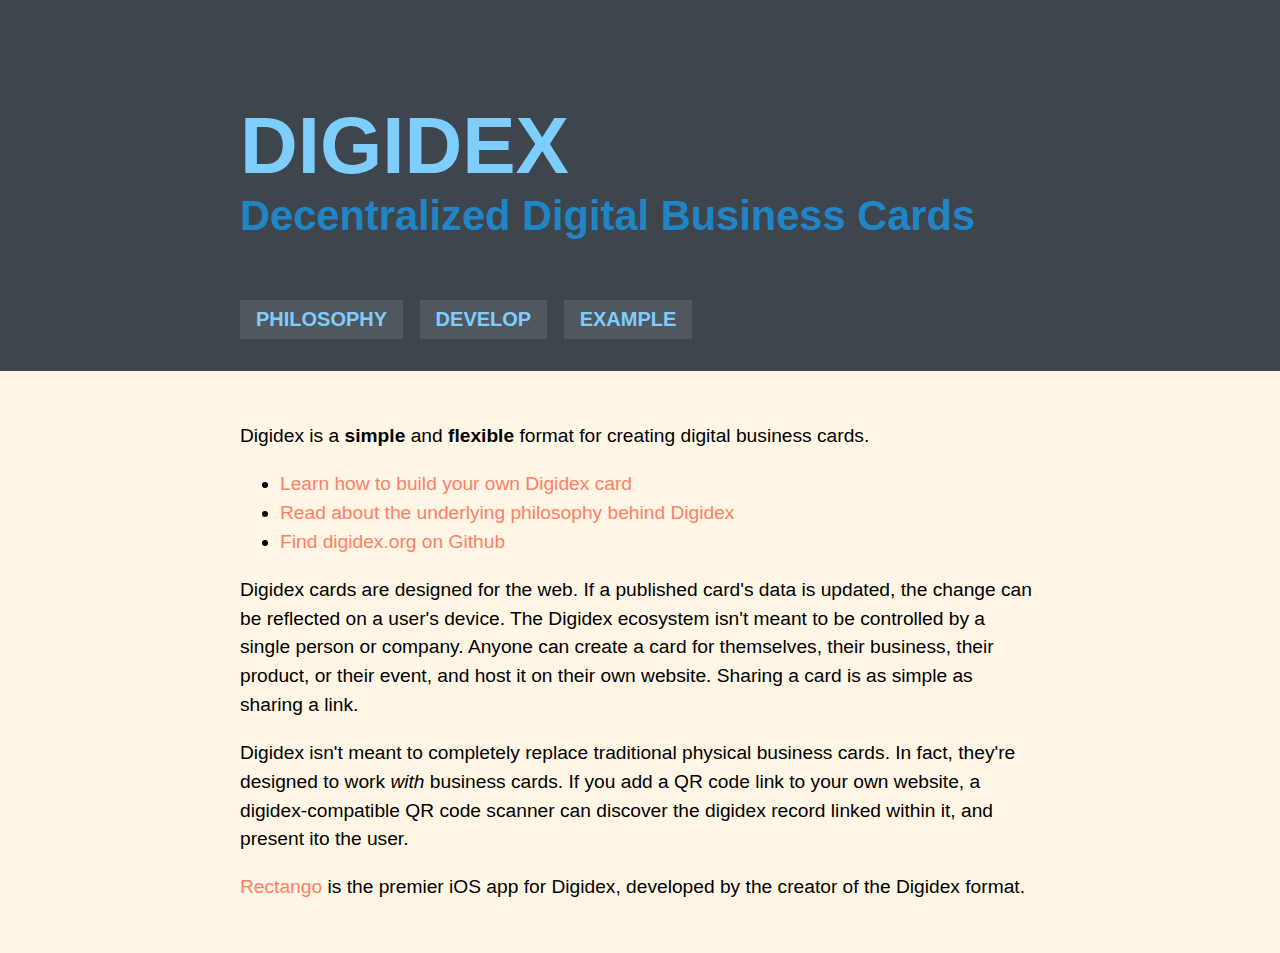
<file: index.html>
<html>
<head>
	<title>Digidex.org</title>
	<meta name="viewport" content="width=device-width, initial-scale=1">
	<link rel="stylesheet" type="text/css" href="stylesheet.css">
	<meta name="digidex" content="digidex:http://digidex.org/digidex.json">
</head>

<body>
	<header>
		<h1><a href="/">DIGIDEX</a></h1>
		<h2>Decentralized Digital Business Cards</h2>

		<nav>
			<ul>
				<a href="/philosophy.html"><li>Philosophy</li></a>
				<a href="/develop/"><li>Develop</li></a>
				<a href="/about.html"><li>Example</li></a>
			</ul>
		</nav>
	</header>

	<nav></nav>

	<div class="main-content">
	<article>

		<p>Digidex is a <strong>simple</strong> and <strong>flexible</strong> format for creating digital business cards.</p>

		<ul>
			<li><a href="http://digidex.org/build.html">Learn how to build your own Digidex card</a></li>
			<li><a href="http://digidex.org/philosophy.html">Read about the underlying philosophy behind Digidex</a></li>
			<li><a href="https://github.com/digidex-org">Find digidex.org on Github</a></li>
		</ul>

		<p>Digidex cards are designed for the web. If a published card's data is updated, the change can be reflected on a user's device. The Digidex ecosystem isn't meant to be controlled by a single person or company. Anyone can create a card for themselves, their business, their product, or their event, and host it on their own website. Sharing a card is as simple as sharing a link.</p>

		<p>Digidex isn't meant to completely replace traditional physical business cards. In fact, they're designed to work <em>with</em> business cards. If you add a QR code link to your own website, a digidex-compatible QR code scanner can discover the digidex record linked within it, and present ito the user.</p>

		<p><a href="http://rectangoapp.com/">Rectango</a> is the premier iOS app for Digidex, developed by the creator of the Digidex format.</p>

	</article>
	</div>

	<footer>
		
	</footer>
</body>
</file>
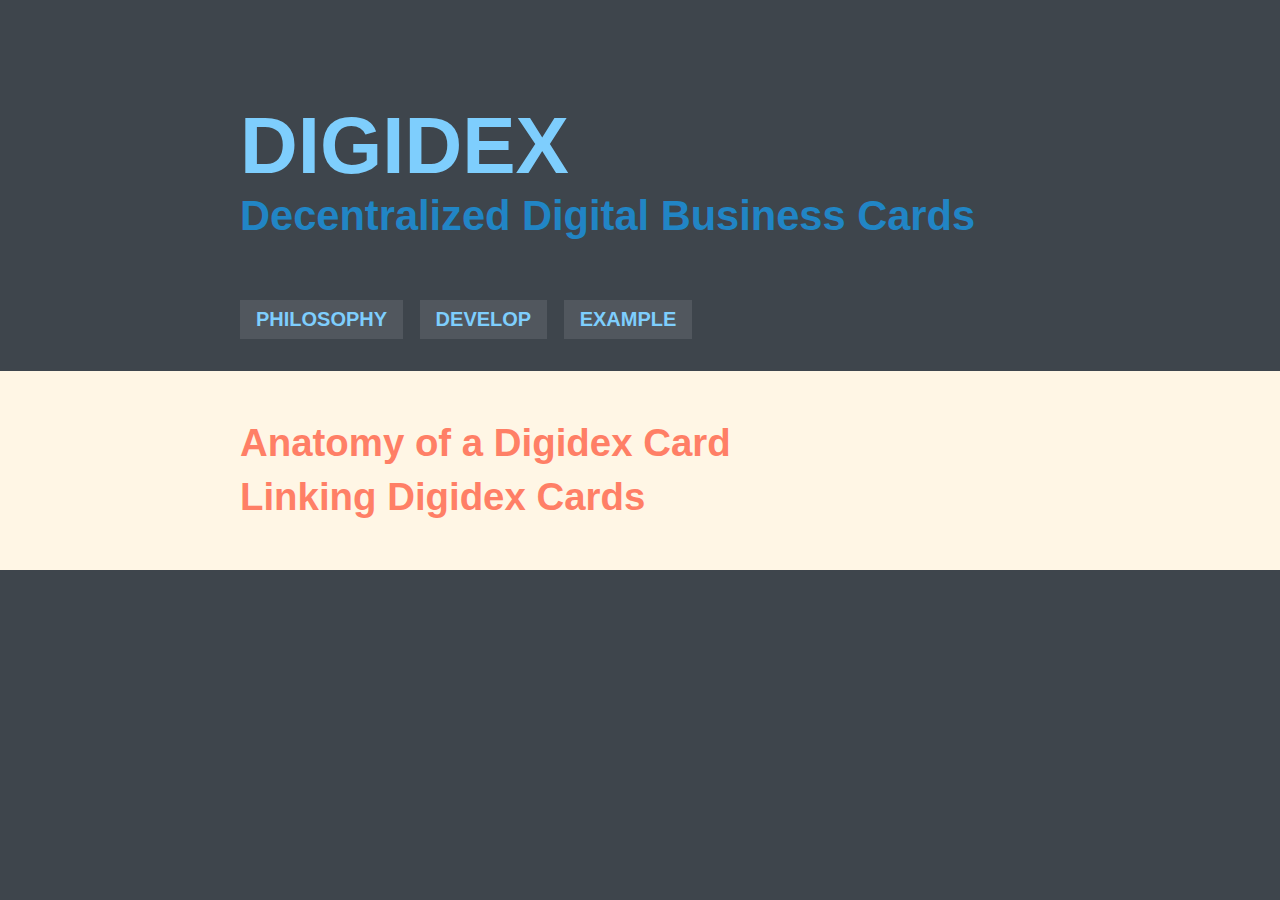
<file: develop/index.html>
<!doctype html>
<html>
<head>
	<title>Digidex.org | Develop</title>
	<meta name="viewport" content="width=device-width, initial-scale=1">
	<link rel="stylesheet" type="text/css" href="/stylesheet.css">
	<meta name="digidex" content="digidex:http://digidex.org/digidex.json">
</head>

<body>
	<header>
		<h1><a href="/">DIGIDEX</a></h1>
		<h2>Decentralized Digital Business Cards</h2>

		<nav>
			<ul>
				<a href="/philosophy.html"><li>Philosophy</li></a>
				<a href="/develop/"><li>Develop</li></a>
				<a href="/about.html"><li>Example</li></a>
			</ul>
		</nav>
	</header>

	<nav></nav>

	<div class="main-content">
	<article>
		<a href="/develop/card-data.html"><h1>Anatomy of a Digidex Card</h1></a>
		<a href="/develop/deep-linking.html"><h1>Linking Digidex Cards</h1></a>

	</article>


	</div>
</body>
</html>
</file>
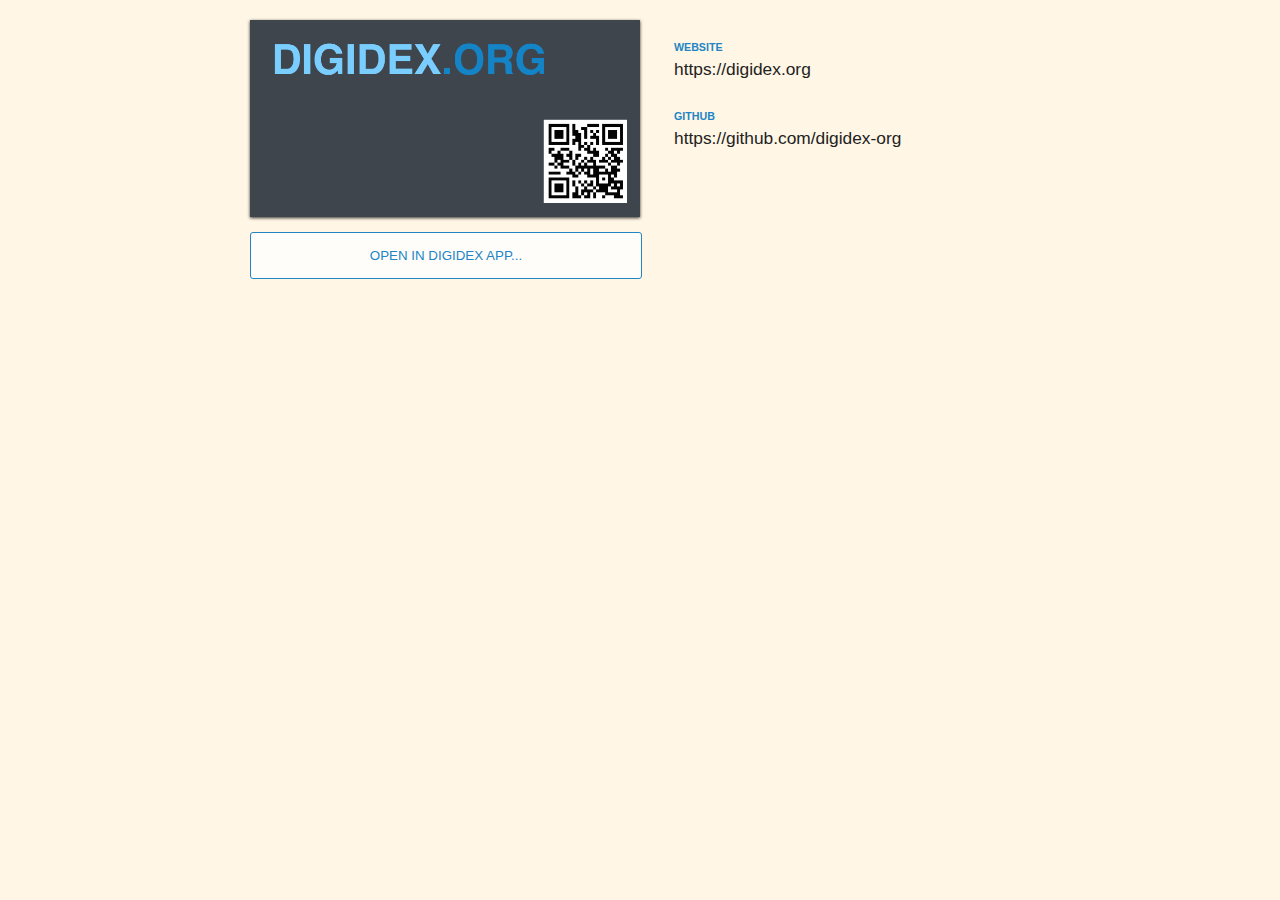
<file: about.html>
<!doctype html>
<html>
<head>
	<title>Digidex.org | about</title>
	<meta name="viewport" content="width=device-width, initial-scale=1.0">
	<meta name="digidex" content="digidex:http://digidex.org/digidex.json">

	<style type="text/css">

html, body {
	margin: 0;
	font-family: -apple-system, sans-serif;
	background-color: #FFF6E5;
}

img.digidex-card {
	display: block;
	max-width: 97%;
	max-height: 300px;
	margin: 8px auto 20px;

	box-shadow: 0 1px 3px rgba(0, 0, 0, 0.8);
}


h1.card-name {
	margin-left: 12px;
	font-size: 14pt;
}

/*
When the view is in mobile mode, don't display the digidex
link in the left pane. This will be overriden if the screen
is desktop-size.
 */
div.left-pane a.open-in-digidex {
	display: none;
}

a.open-in-digidex {
	display: block;
	text-decoration: none;

	background-color: rgba(255, 255, 255, 0.8);

	font-size: 10pt;
	text-align: center;
	width: 100%;

	padding-top: 15px;
	padding-bottom: 15px;

	border-top: solid 1px;
	border-bottom: solid 1px;

	color: #2185C5;
	border-color: #2185C5;
}

div.key-pair {
	margin: 20px 0px;
}

div.key-pair div.key {
	text-transform: uppercase;
	font-size: 8pt;
	font-weight: bold;
	color: #2185C5;

	padding-left: 12px;
	margin-bottom: 4px;
}

div.key-pair div.value {
	font-size: 11pt;
	color: #222;
	padding: 2px 12px 10px;
}

div.key-pair table {
	border-top: solid 1px #BBB;
	border-bottom: solid 1px #BBB;

	background-color: #FFF;
	width: 100%;
	border-collapse: collapse;
}

div.key-pair table tr td {
	padding: 10px 12px;
	font-size: 10pt;

	border-bottom: solid 1px #DDD;
}

div.key-pair table tr td.blank {
	width: 30px;
	padding: 0px;
}

div.key-pair table tr td.blank,
div.key-pair table tr:last-child td {
	border-bottom: none;
}

div.key-pair table tr td.key {
	text-align: right;
	font-size: 9pt;
	color: #5E5EFF;
	max-width: 30px;
}

@media screen and (min-width: 800px) {

	div.container {
		position: relative;
		width: 780px;
		margin: auto;
	}

	img.digidex-card {
		max-width: 100%;
		max-height: auto;
		margin: 0 auto 15px;
	}

	div.left-pane,
	div.right-pane {
		width: 390px;
	}

	div.left-pane {
		float: left;
	}

	div.right-pane {

		margin-top: 20px;
		margin-left: 400px;
		
		padding-top: 1px;
		padding-bottom: 1px;
	}

	div.right-pane > * {
		margin-left: 12px;
		margin-right: 12px;
	}

	div.left-pane a.open-in-digidex {
		display: block;
	}

	div.right-pane a.open-in-digidex {
		display: none;
	}

	a.open-in-digidex {

		padding-top: 15px;
		padding-bottom: 15px;

		border: solid 1px;
		border-radius: 3px;
	}

	div.key-pair div.value {
		font-size: 13pt;
		color: #222;

		background-color: transparent;
		border-bottom: none;
	}


	div.key-pair table {
		border-bottom: none;
	}


	div.key-pair table tr td.blank {
		display: none;
	}

}



	</style>


</head>

<body>

	<div class="container">
		<div class="left-pane">
			<div><img class="digidex-card" src="digidex-card-graphic.png"></div>
			<a class="open-in-digidex" href="digidex:http://digidex.org/digidex.json">OPEN IN DIGIDEX APP...</a>
		</div>
		<div class="right-pane">
			<a class="open-in-digidex" href="digidex:http://digidex.org/digidex.json">OPEN IN DIGIDEX APP...</a>

			<div class="key-pair">
				<div class="key">website</div>
				<div class="value">https://digidex.org</div>
			</div>

			<div class="key-pair">
				<div class="key">github</div>
				<div class="value">https://github.com/digidex-org</div>
			</div>
		</div>
	</div>

</body>
</html>
</file>
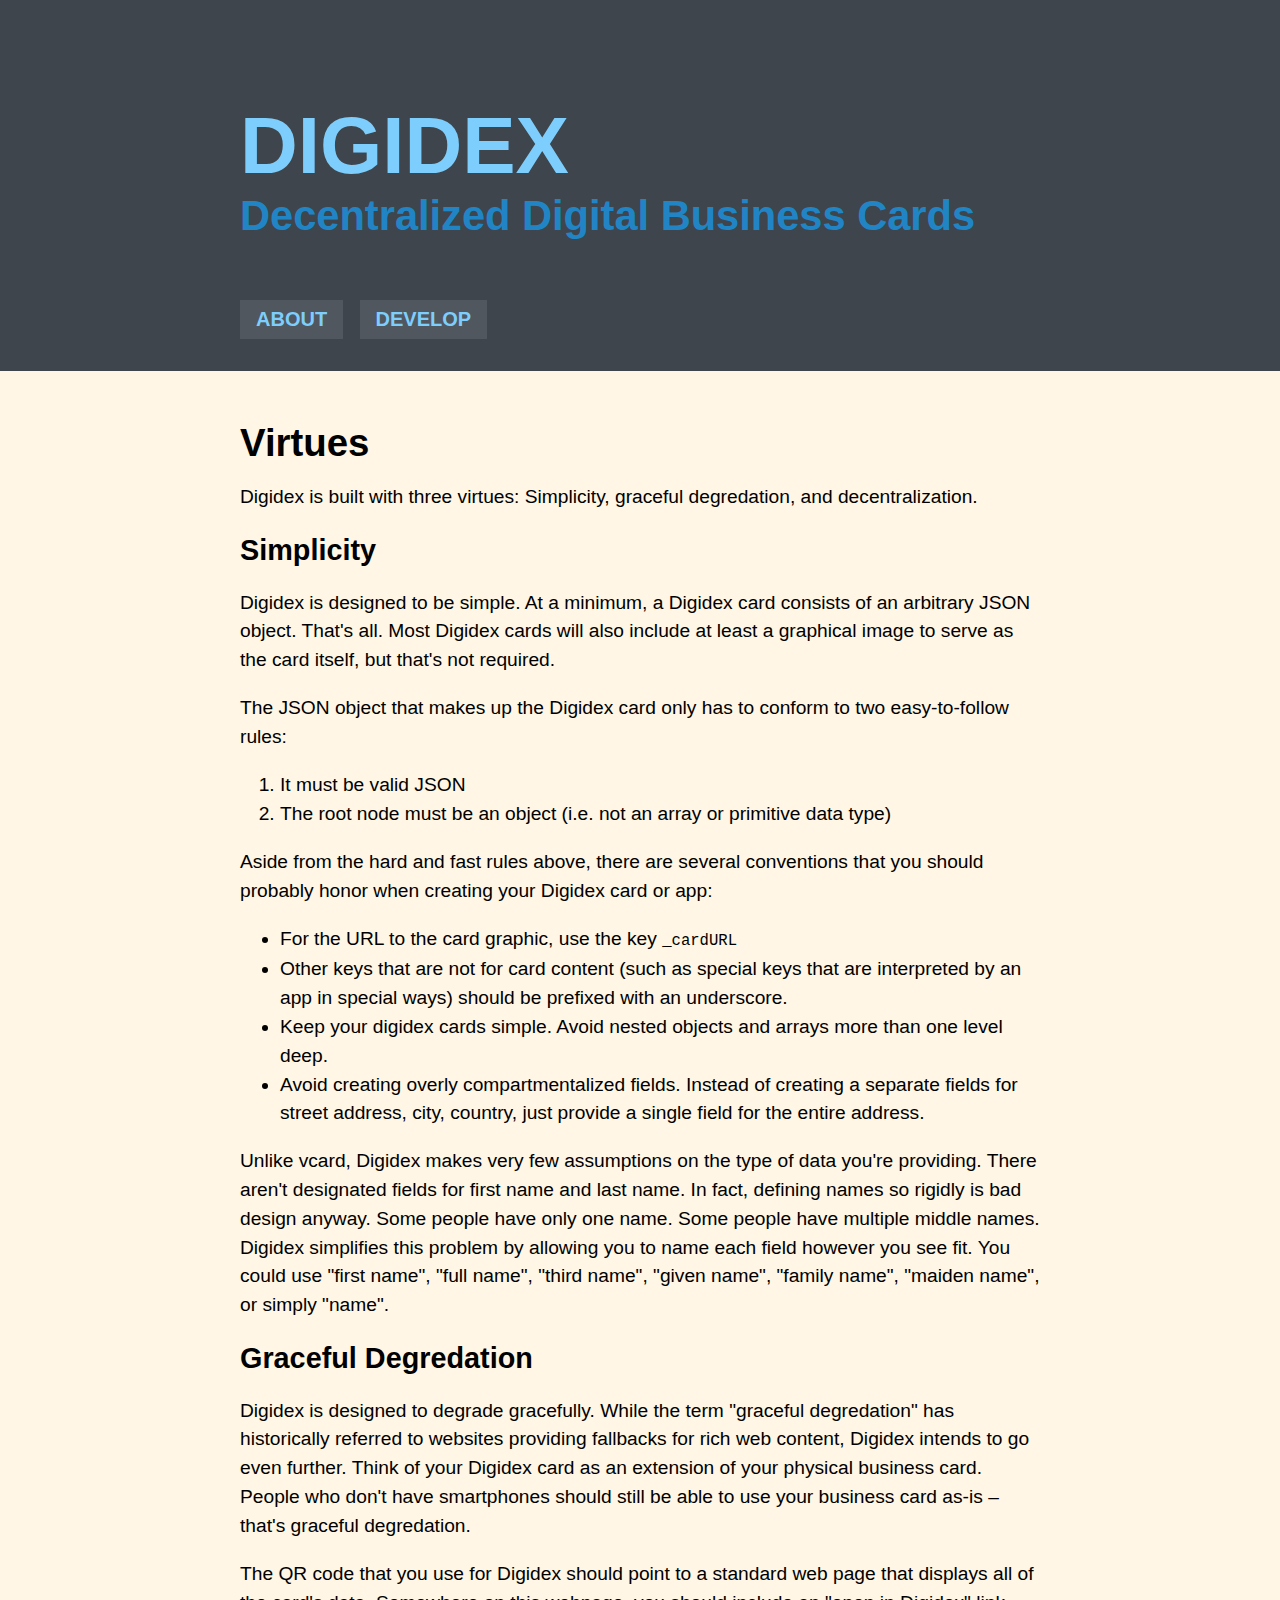
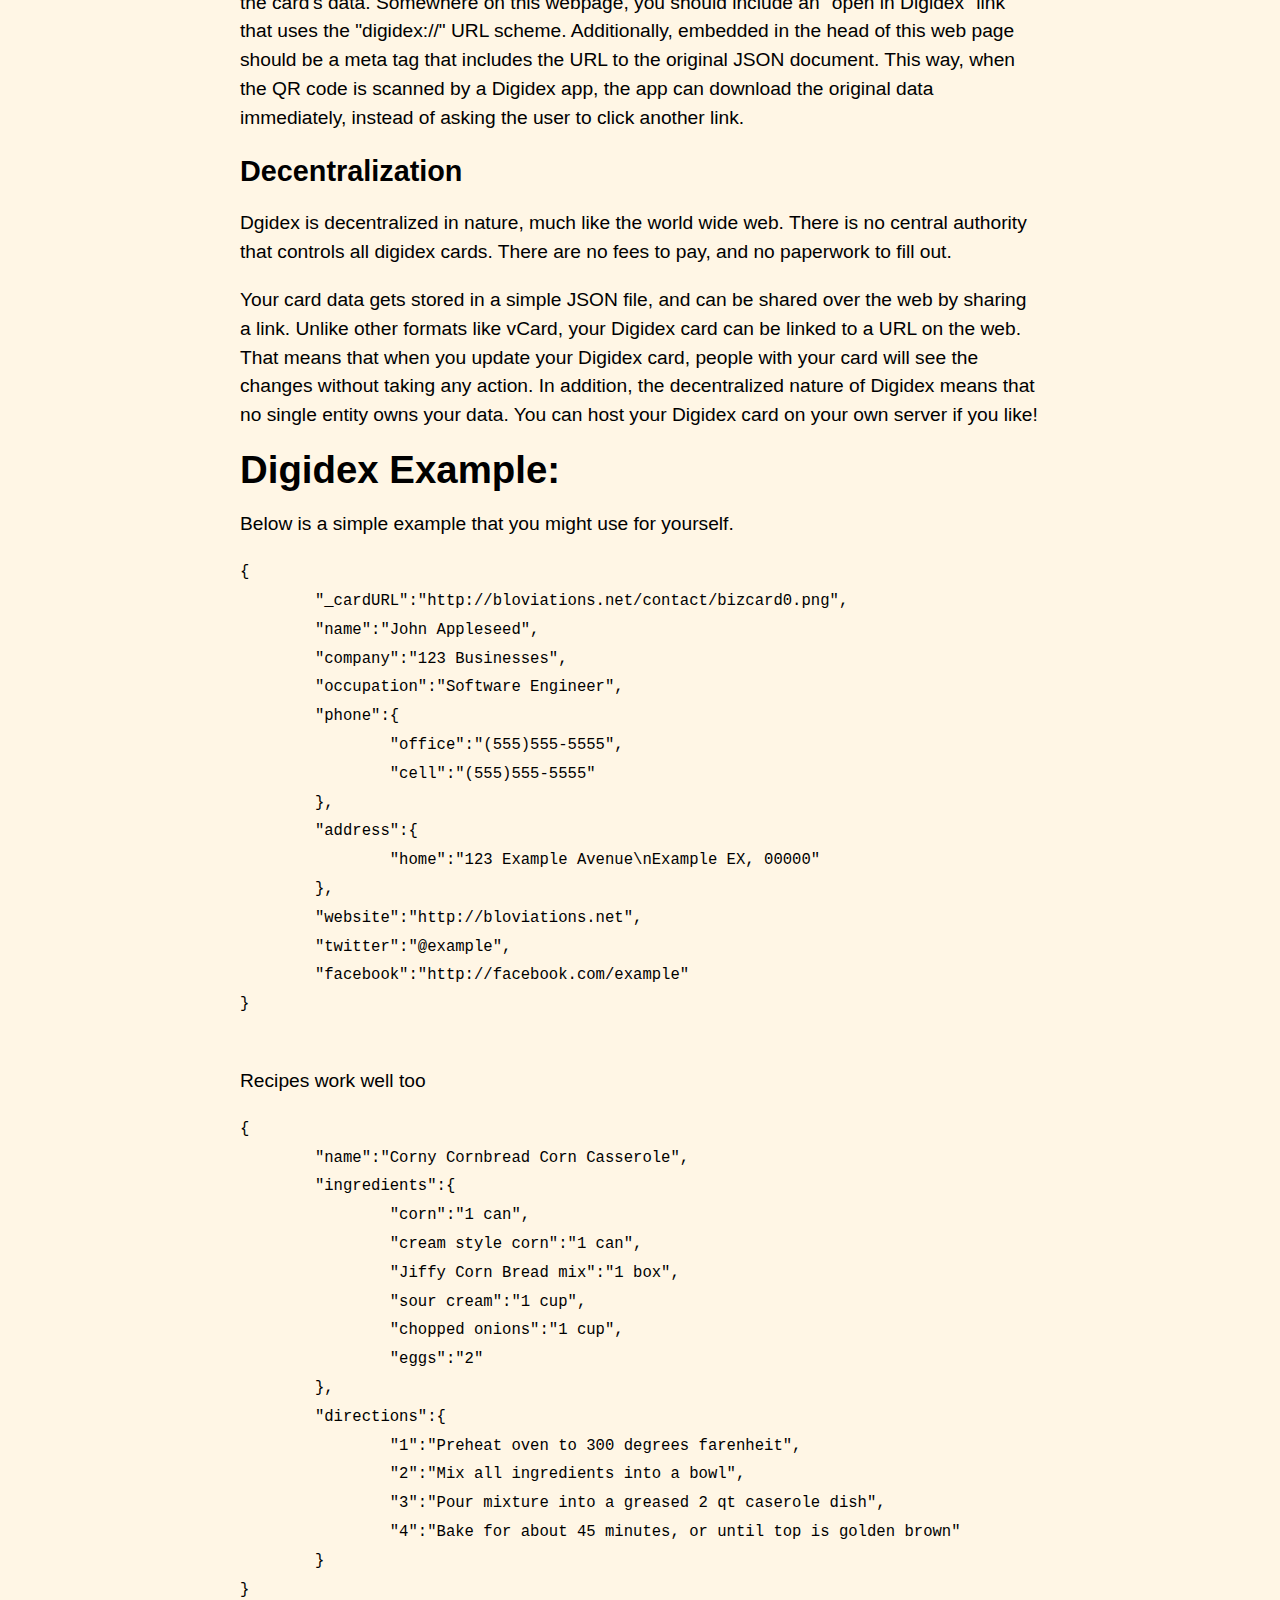
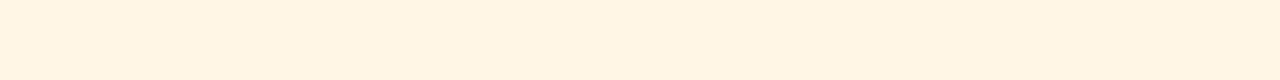
<file: develop.html>
<html>
<head>
	<title>Digidex.org</title>
	<meta name="viewport" content="width=device-width, initial-scale=1">
	<link rel="stylesheet" type="text/css" href="stylesheet.css">
	<meta name="digidex" content="digidex://digidex.org/digidex.json">
</head>

<body>
	<header>
		<h1><a href="index.html">DIGIDEX</a></h1>
		<h2>Decentralized Digital Business Cards</h2>

		<nav>
			<ul>
				<a href="about.html"><li>About</li></a>
				<a href="develop.html"><li>Develop</li></a>
			</ul>
		</nav>
	</header>

	<nav></nav>

	<div class="main-content">
	<article>

		<h1>Virtues</h1>

		<p>Digidex is built with three virtues: Simplicity, graceful degredation, and decentralization.</p>

		<h2>Simplicity</h2>
		<p>Digidex is designed to be simple. At a minimum, a Digidex card consists of an arbitrary JSON object. That's all. Most Digidex cards will also include at least a graphical image to serve as the card itself, but that's not required.</p>

		<p>The JSON object that makes up the Digidex card only has to conform to two easy-to-follow rules:</p>
		<ol>
			<li>It must be valid JSON</li>
			<li>The root node must be an object (i.e. not an array or primitive data type)</li>
		</ol>

		<p>Aside from the hard and fast rules above, there are several conventions that you should probably honor when creating your Digidex card or app:</p>
		<ul>
			<li>For the URL to the card graphic, use the key <code>_cardURL</code></li>
			<li>Other keys that are not for card content (such as special keys that are interpreted by an app in special ways) should be prefixed with an underscore.</li>
			<li>Keep your digidex cards simple. Avoid nested objects and arrays more than one level deep.</li>
			<li>Avoid creating overly compartmentalized fields. Instead of creating a separate fields for street address, city, country, just provide a single field for the entire address.</li>
		</ul>

		<p>Unlike vcard, Digidex makes very few assumptions on the type of data you're providing. There aren't designated fields for first name and last name. In fact, defining names so rigidly is bad design anyway. Some people have only one name. Some people have multiple middle names. Digidex simplifies this problem by allowing you to name each field however you see fit. You could use "first name", "full name", "third name", "given name", "family name", "maiden name", or simply "name".</p>




		<h2>Graceful Degredation</h2>

		<p>Digidex is designed to degrade gracefully. While the term "graceful degredation" has historically referred to websites providing fallbacks for rich web content, Digidex intends to go even further. Think of your Digidex card as an extension of your physical business card. People who don't have smartphones should still be able to use your business card as-is – that's graceful degredation.</p>

		<p>The QR code that you use for Digidex should point to a standard web page that displays all of the card's data. Somewhere on this webpage, you should include an "open in Digidex" link that uses the "digidex://" URL scheme. Additionally, embedded in the head of this web page should be a meta tag that includes the URL to the original JSON document. This way, when the QR code is scanned by a Digidex app, the app can download the original data immediately, instead of asking the user to click another link.</p>




		<h2>Decentralization</h2>

		<p>Dgidex is decentralized in nature, much like the world wide web. There is no central authority that controls all digidex cards. There are no fees to pay, and no paperwork to fill out.</p>

		<p>Your card data gets stored in a simple JSON file, and can be shared over the web by sharing a link. Unlike other formats like vCard, your Digidex card can be linked to a URL on the web. That means that when you update your Digidex card, people with your card will see the changes without taking any action. In addition, the decentralized nature of Digidex means that no single entity owns your data. You can host your Digidex card on your own server if you like!</p>





		<h1>Digidex Example:</h1>

		<p>Below is a simple example that you might use for yourself.</p>
		<code><pre>
{
	"_cardURL":"http://bloviations.net/contact/bizcard0.png",
	"name":"John Appleseed",
	"company":"123 Businesses",
	"occupation":"Software Engineer",
	"phone":{
		"office":"(555)555-5555",
		"cell":"(555)555-5555"
	},
	"address":{
		"home":"123 Example Avenue\nExample EX, 00000"
	},
	"website":"http://bloviations.net",
	"twitter":"@example",
	"facebook":"http://facebook.com/example"
}
		</pre></code>


		<p>Recipes work well too</p>
		<code><pre>
{
	"name":"Corny Cornbread Corn Casserole",
	"ingredients":{
		"corn":"1 can",
		"cream style corn":"1 can",
		"Jiffy Corn Bread mix":"1 box",
		"sour cream":"1 cup",
		"chopped onions":"1 cup",
		"eggs":"2"
	},
	"directions":{
		"1":"Preheat oven to 300 degrees farenheit",
		"2":"Mix all ingredients into a bowl",
		"3":"Pour mixture into a greased 2 qt caserole dish",
		"4":"Bake for about 45 minutes, or until top is golden brown"
	}
}
		</pre></code>


	</article>
	</div>

</html>
</file>
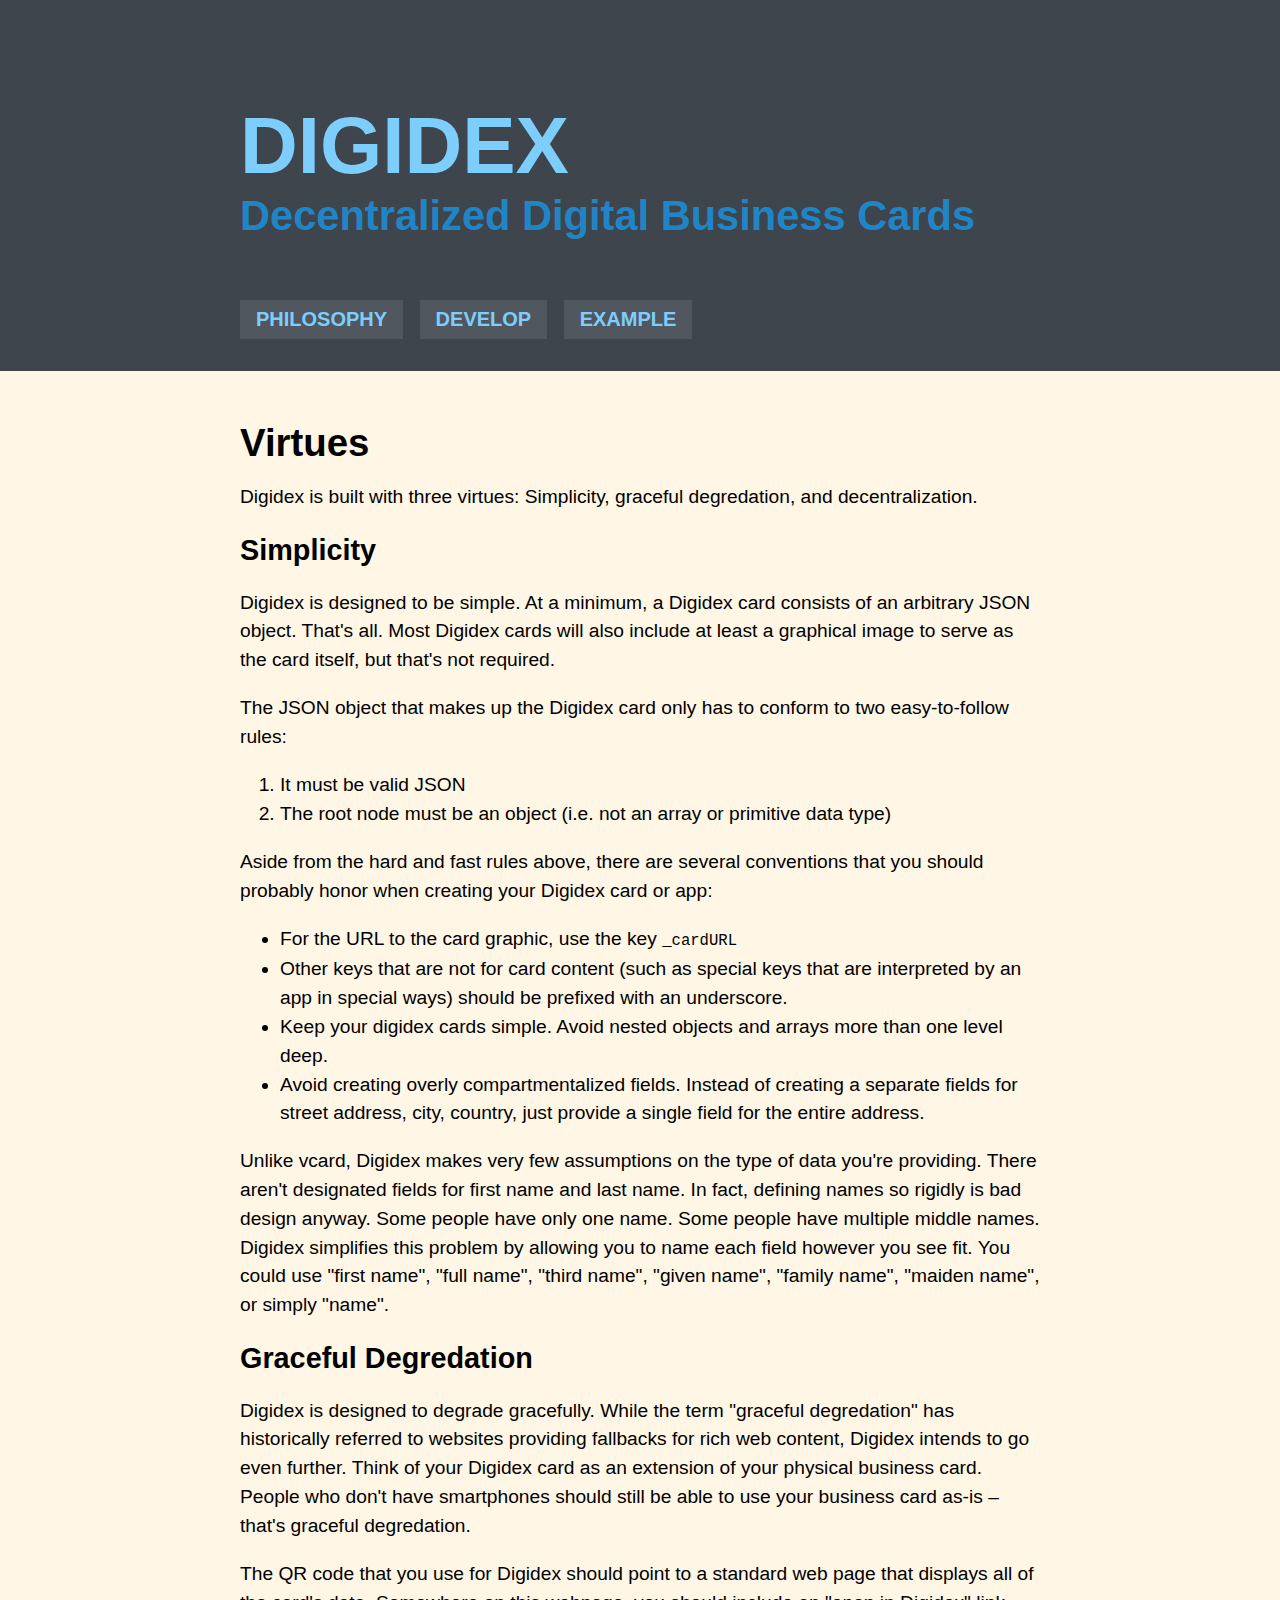
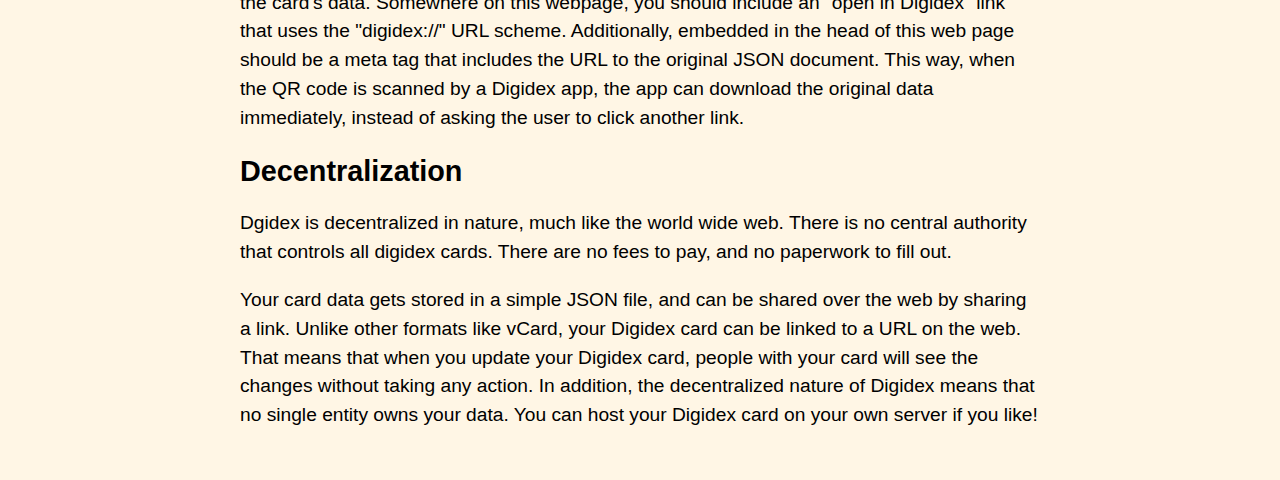
<file: philosophy.html>
<html>
<head>
	<title>Digidex.org | Philosophy</title>
	<meta name="viewport" content="width=device-width, initial-scale=1">
	<link rel="stylesheet" type="text/css" href="stylesheet.css">
	<meta name="digidex" content="digidex:http://digidex.org/digidex.json">
</head>

<body>
	<header>
		<h1><a href="/">DIGIDEX</a></h1>
		<h2>Decentralized Digital Business Cards</h2>

		<nav>
			<ul>
				<a href="/philosophy.html"><li>Philosophy</li></a>
				<a href="/develop/"><li>Develop</li></a>
				<a href="/about.html"><li>Example</li></a>
			</ul>
		</nav>
	</header>

	<nav></nav>

	<div class="main-content">
	<article>

		<h1>Virtues</h1>

		<p>Digidex is built with three virtues: Simplicity, graceful degredation, and decentralization.</p>

		<h2>Simplicity</h2>
		<p>Digidex is designed to be simple. At a minimum, a Digidex card consists of an arbitrary JSON object. That's all. Most Digidex cards will also include at least a graphical image to serve as the card itself, but that's not required.</p>

		<p>The JSON object that makes up the Digidex card only has to conform to two easy-to-follow rules:</p>
		<ol>
			<li>It must be valid JSON</li>
			<li>The root node must be an object (i.e. not an array or primitive data type)</li>
		</ol>

		<p>Aside from the hard and fast rules above, there are several conventions that you should probably honor when creating your Digidex card or app:</p>
		<ul>
			<li>For the URL to the card graphic, use the key <code>_cardURL</code></li>
			<li>Other keys that are not for card content (such as special keys that are interpreted by an app in special ways) should be prefixed with an underscore.</li>
			<li>Keep your digidex cards simple. Avoid nested objects and arrays more than one level deep.</li>
			<li>Avoid creating overly compartmentalized fields. Instead of creating a separate fields for street address, city, country, just provide a single field for the entire address.</li>
		</ul>

		<p>Unlike vcard, Digidex makes very few assumptions on the type of data you're providing. There aren't designated fields for first name and last name. In fact, defining names so rigidly is bad design anyway. Some people have only one name. Some people have multiple middle names. Digidex simplifies this problem by allowing you to name each field however you see fit. You could use "first name", "full name", "third name", "given name", "family name", "maiden name", or simply "name".</p>




		<h2>Graceful Degredation</h2>

		<p>Digidex is designed to degrade gracefully. While the term "graceful degredation" has historically referred to websites providing fallbacks for rich web content, Digidex intends to go even further. Think of your Digidex card as an extension of your physical business card. People who don't have smartphones should still be able to use your business card as-is – that's graceful degredation.</p>

		<p>The QR code that you use for Digidex should point to a standard web page that displays all of the card's data. Somewhere on this webpage, you should include an "open in Digidex" link that uses the "digidex://" URL scheme. Additionally, embedded in the head of this web page should be a meta tag that includes the URL to the original JSON document. This way, when the QR code is scanned by a Digidex app, the app can download the original data immediately, instead of asking the user to click another link.</p>




		<h2>Decentralization</h2>

		<p>Dgidex is decentralized in nature, much like the world wide web. There is no central authority that controls all digidex cards. There are no fees to pay, and no paperwork to fill out.</p>

		<p>Your card data gets stored in a simple JSON file, and can be shared over the web by sharing a link. Unlike other formats like vCard, your Digidex card can be linked to a URL on the web. That means that when you update your Digidex card, people with your card will see the changes without taking any action. In addition, the decentralized nature of Digidex means that no single entity owns your data. You can host your Digidex card on your own server if you like!</p>


	</article>
	</div>

</html>
</file>
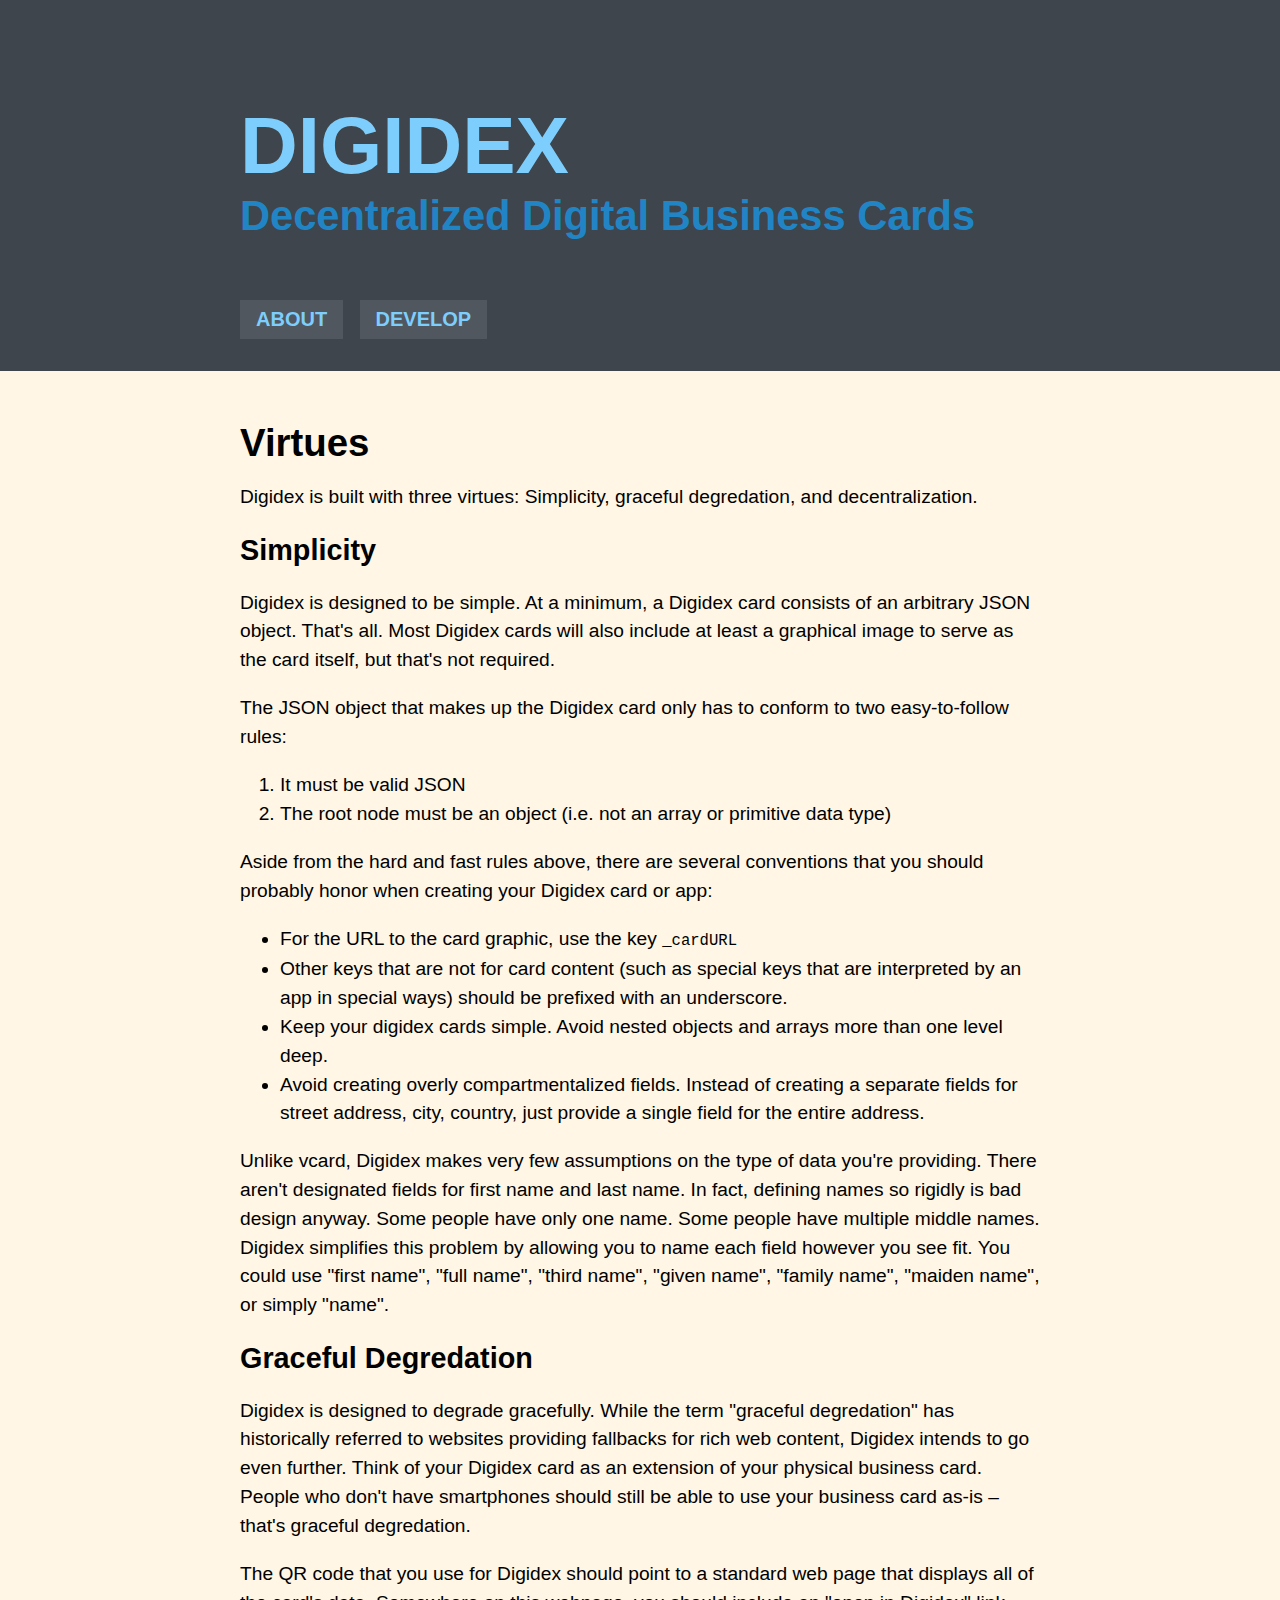
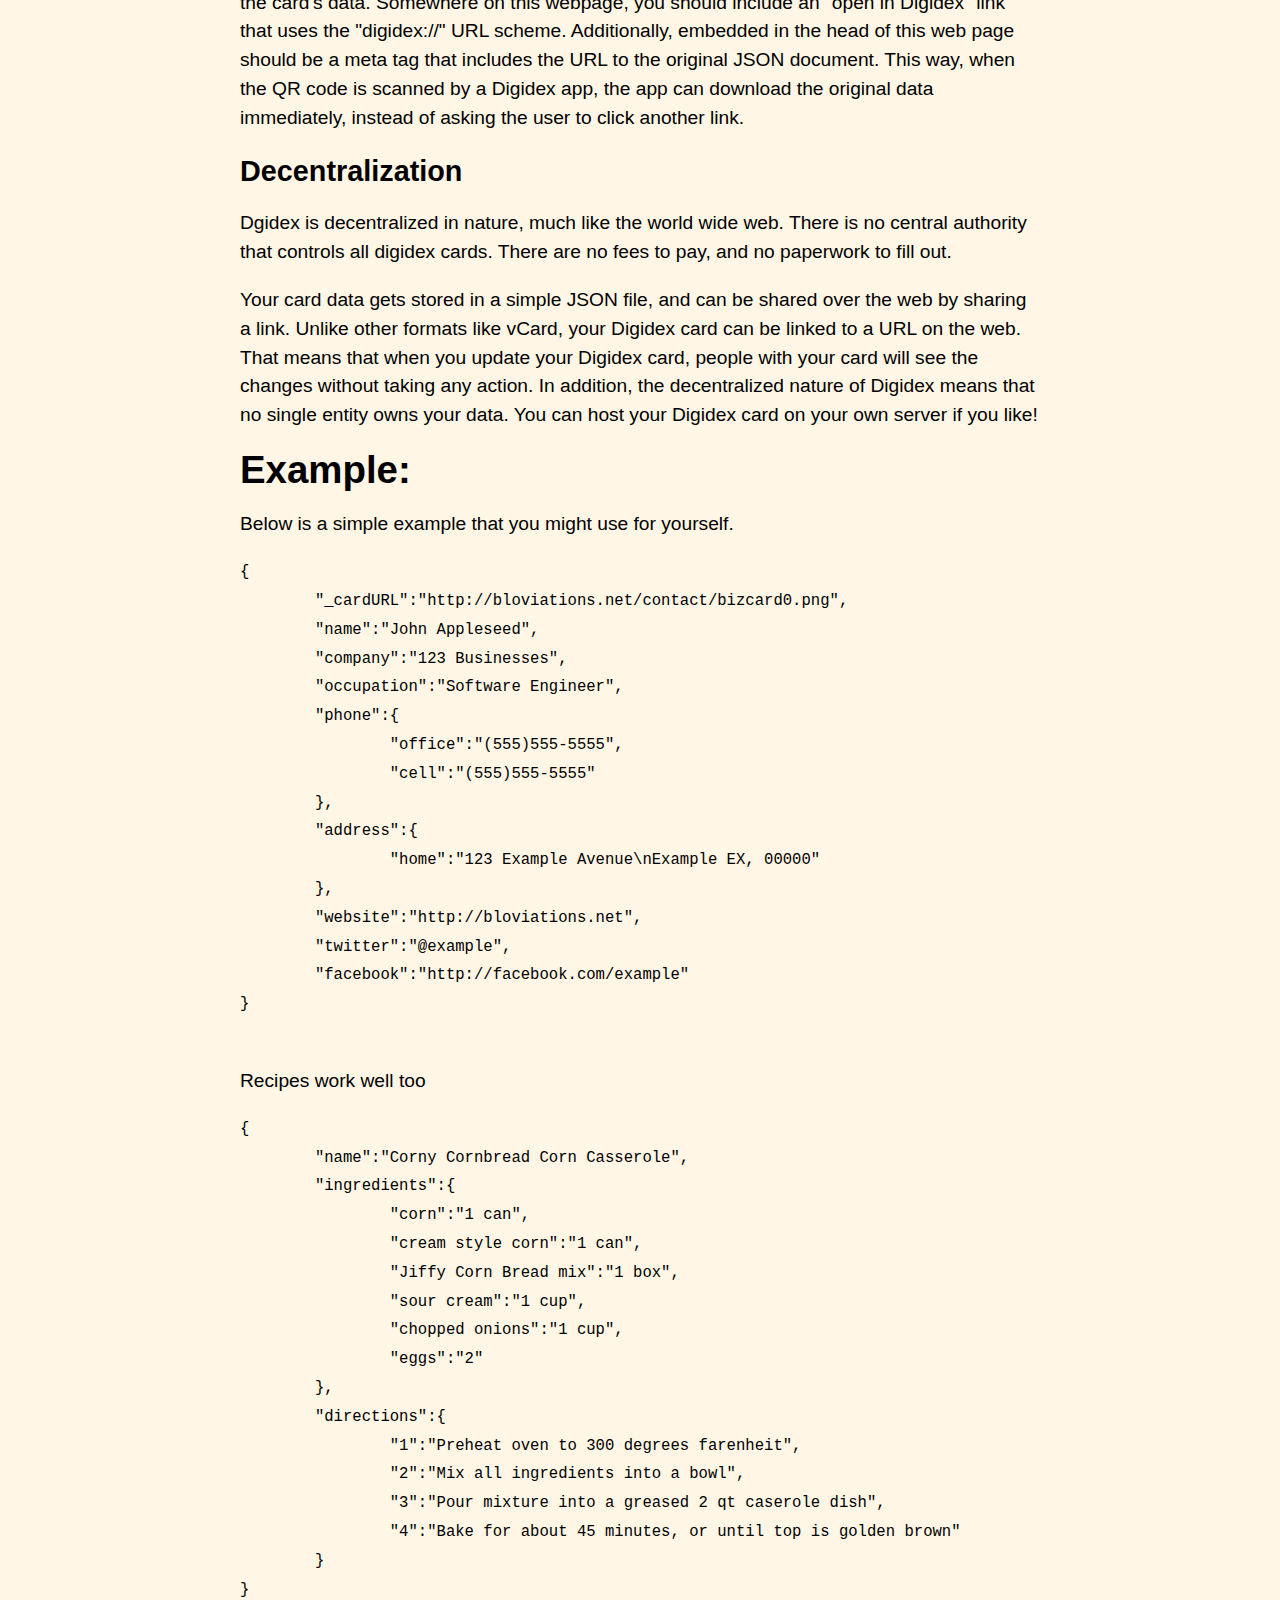
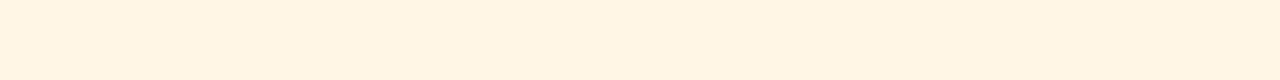
<file: technical.html>
<html>
<head>
	<title>Digidex.org</title>
	<meta name="viewport" content="width=device-width, initial-scale=1">
	<link rel="stylesheet" type="text/css" href="stylesheet.css">
</head>

<body>
	<header>
		<h1><a href="index.html">DIGIDEX</a></h1>
		<h2>Decentralized Digital Business Cards</h2>

		<nav>
			<ul>
				<a href="about.html"><li>About</li></a>
				<a href="technical.html"><li>Develop</li></a>
			</ul>
		</nav>
	</header>

	<nav></nav>

	<div class="main-content">
	<article>

		<h1>Virtues</h1>

		<p>Digidex is built with three virtues: Simplicity, graceful degredation, and decentralization.</p>

		<h2>Simplicity</h2>
		<p>Digidex is designed to be simple. At a minimum, a Digidex card consists of an arbitrary JSON object. That's all. Most Digidex cards will also include at least a graphical image to serve as the card itself, but that's not required.</p>

		<p>The JSON object that makes up the Digidex card only has to conform to two easy-to-follow rules:</p>
		<ol>
			<li>It must be valid JSON</li>
			<li>The root node must be an object (i.e. not an array or primitive data type)</li>
		</ol>

		<p>Aside from the hard and fast rules above, there are several conventions that you should probably honor when creating your Digidex card or app:</p>
		<ul>
			<li>For the URL to the card graphic, use the key <code>_cardURL</code></li>
			<li>Other keys that are not for card content (such as special keys that are interpreted by an app in special ways) should be prefixed with an underscore.</li>
			<li>Keep your digidex cards simple. Avoid nested objects and arrays more than one level deep.</li>
			<li>Avoid creating overly compartmentalized fields. Instead of creating a separate fields for street address, city, country, just provide a single field for the entire address.</li>
		</ul>

		<p>Unlike vcard, Digidex makes very few assumptions on the type of data you're providing. There aren't designated fields for first name and last name. In fact, defining names so rigidly is bad design anyway. Some people have only one name. Some people have multiple middle names. Digidex simplifies this problem by allowing you to name each field however you see fit. You could use "first name", "full name", "third name", "given name", "family name", "maiden name", or simply "name".</p>




		<h2>Graceful Degredation</h2>

		<p>Digidex is designed to degrade gracefully. While the term "graceful degredation" has historically referred to websites providing fallbacks for rich web content, Digidex intends to go even further. Think of your Digidex card as an extension of your physical business card. People who don't have smartphones should still be able to use your business card as-is – that's graceful degredation.</p>

		<p>The QR code that you use for Digidex should point to a standard web page that displays all of the card's data. Somewhere on this webpage, you should include an "open in Digidex" link that uses the "digidex://" URL scheme. Additionally, embedded in the head of this web page should be a meta tag that includes the URL to the original JSON document. This way, when the QR code is scanned by a Digidex app, the app can download the original data immediately, instead of asking the user to click another link.</p>




		<h2>Decentralization</h2>

		<p>Dgidex is decentralized in nature, much like the world wide web. There is no central authority that controls all digidex cards. There are no fees to pay, and no paperwork to fill out.</p>

		<p>Your card data gets stored in a simple JSON file, and can be shared over the web by sharing a link. Unlike other formats like vCard, your Digidex card can be linked to a URL on the web. That means that when you update your Digidex card, people with your card will see the changes without taking any action. In addition, the decentralized nature of Digidex means that no single entity owns your data. You can host your Digidex card on your own server if you like!</p>





		<h1>Example:</h1>

		<p>Below is a simple example that you might use for yourself.</p>
		<code><pre>
{
	"_cardURL":"http://bloviations.net/contact/bizcard0.png",
	"name":"John Appleseed",
	"company":"123 Businesses",
	"occupation":"Software Engineer",
	"phone":{
		"office":"(555)555-5555",
		"cell":"(555)555-5555"
	},
	"address":{
		"home":"123 Example Avenue\nExample EX, 00000"
	},
	"website":"http://bloviations.net",
	"twitter":"@example",
	"facebook":"http://facebook.com/example"
}
		</pre></code>


		<p>Recipes work well too</p>
		<code><pre>
{
	"name":"Corny Cornbread Corn Casserole",
	"ingredients":{
		"corn":"1 can",
		"cream style corn":"1 can",
		"Jiffy Corn Bread mix":"1 box",
		"sour cream":"1 cup",
		"chopped onions":"1 cup",
		"eggs":"2"
	},
	"directions":{
		"1":"Preheat oven to 300 degrees farenheit",
		"2":"Mix all ingredients into a bowl",
		"3":"Pour mixture into a greased 2 qt caserole dish",
		"4":"Bake for about 45 minutes, or until top is golden brown"
	}
}
		</pre></code>


	</article>
	</div>

</html>
</file>
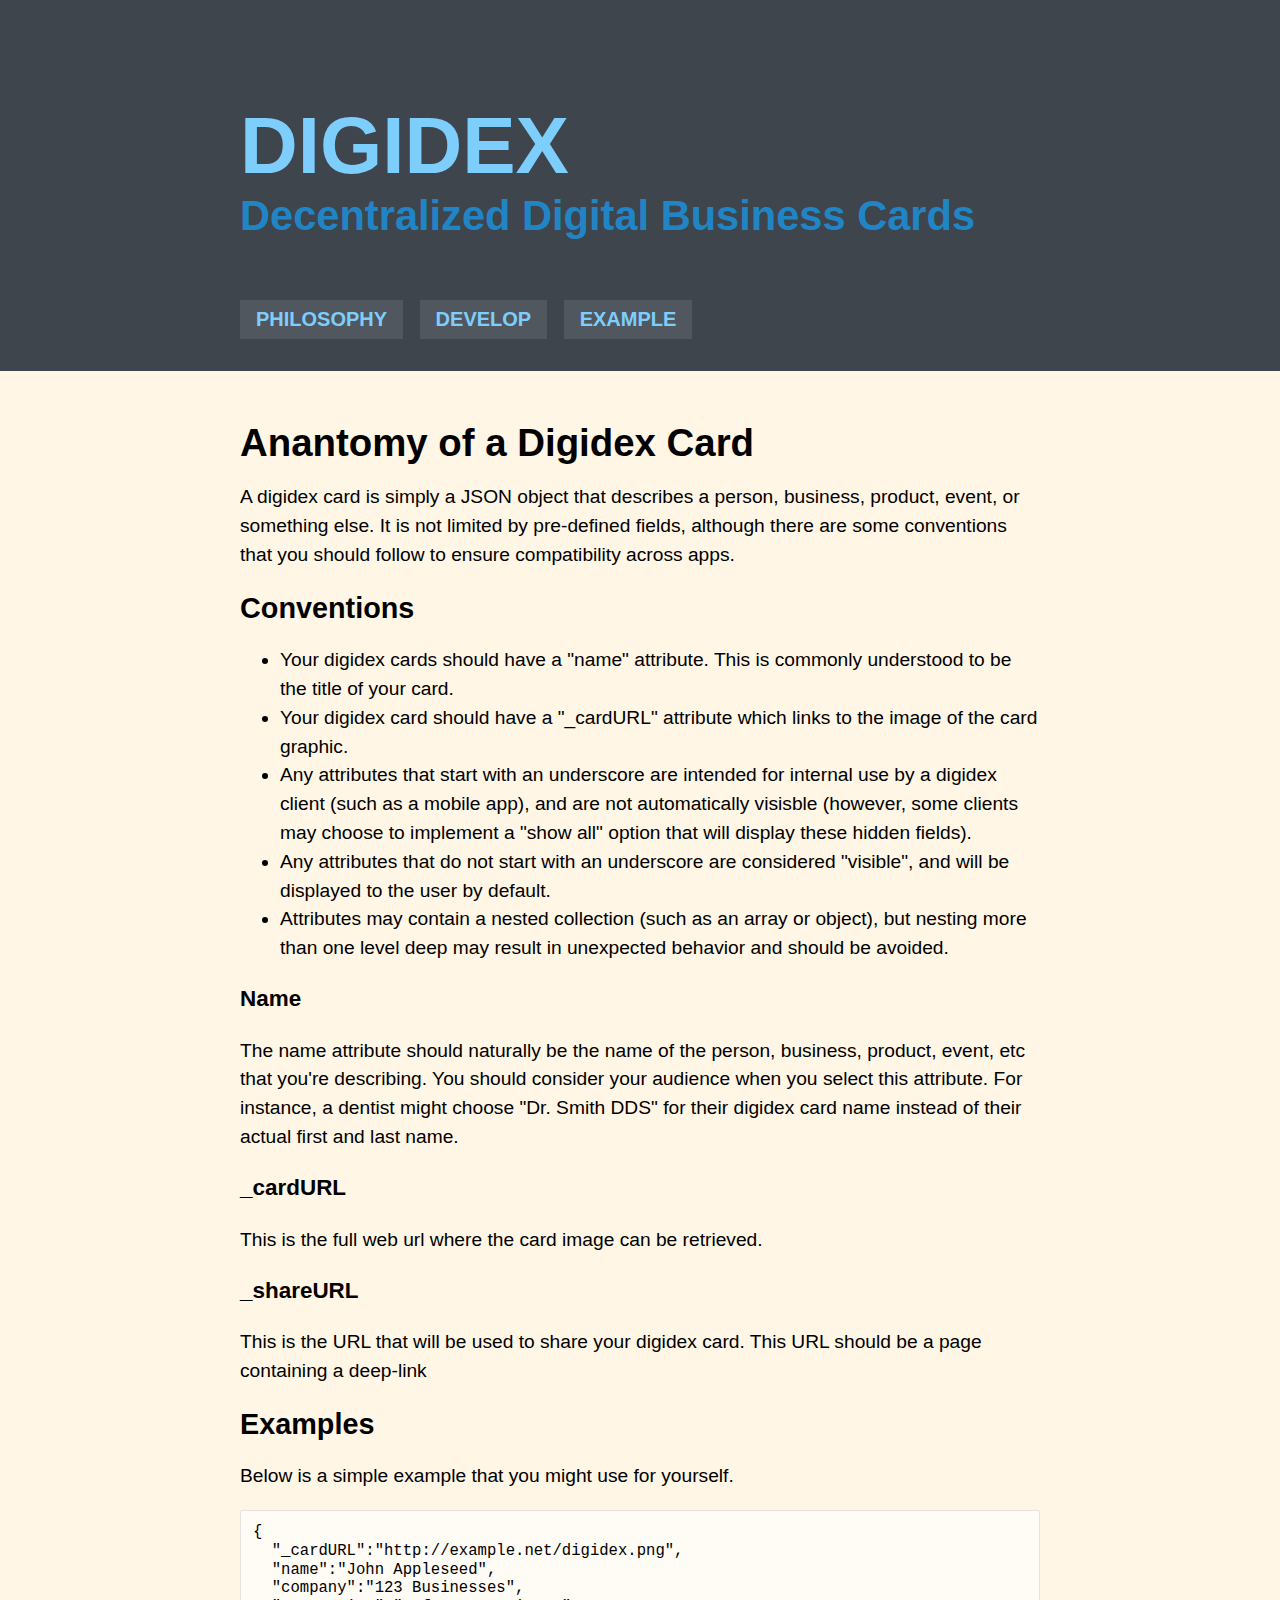
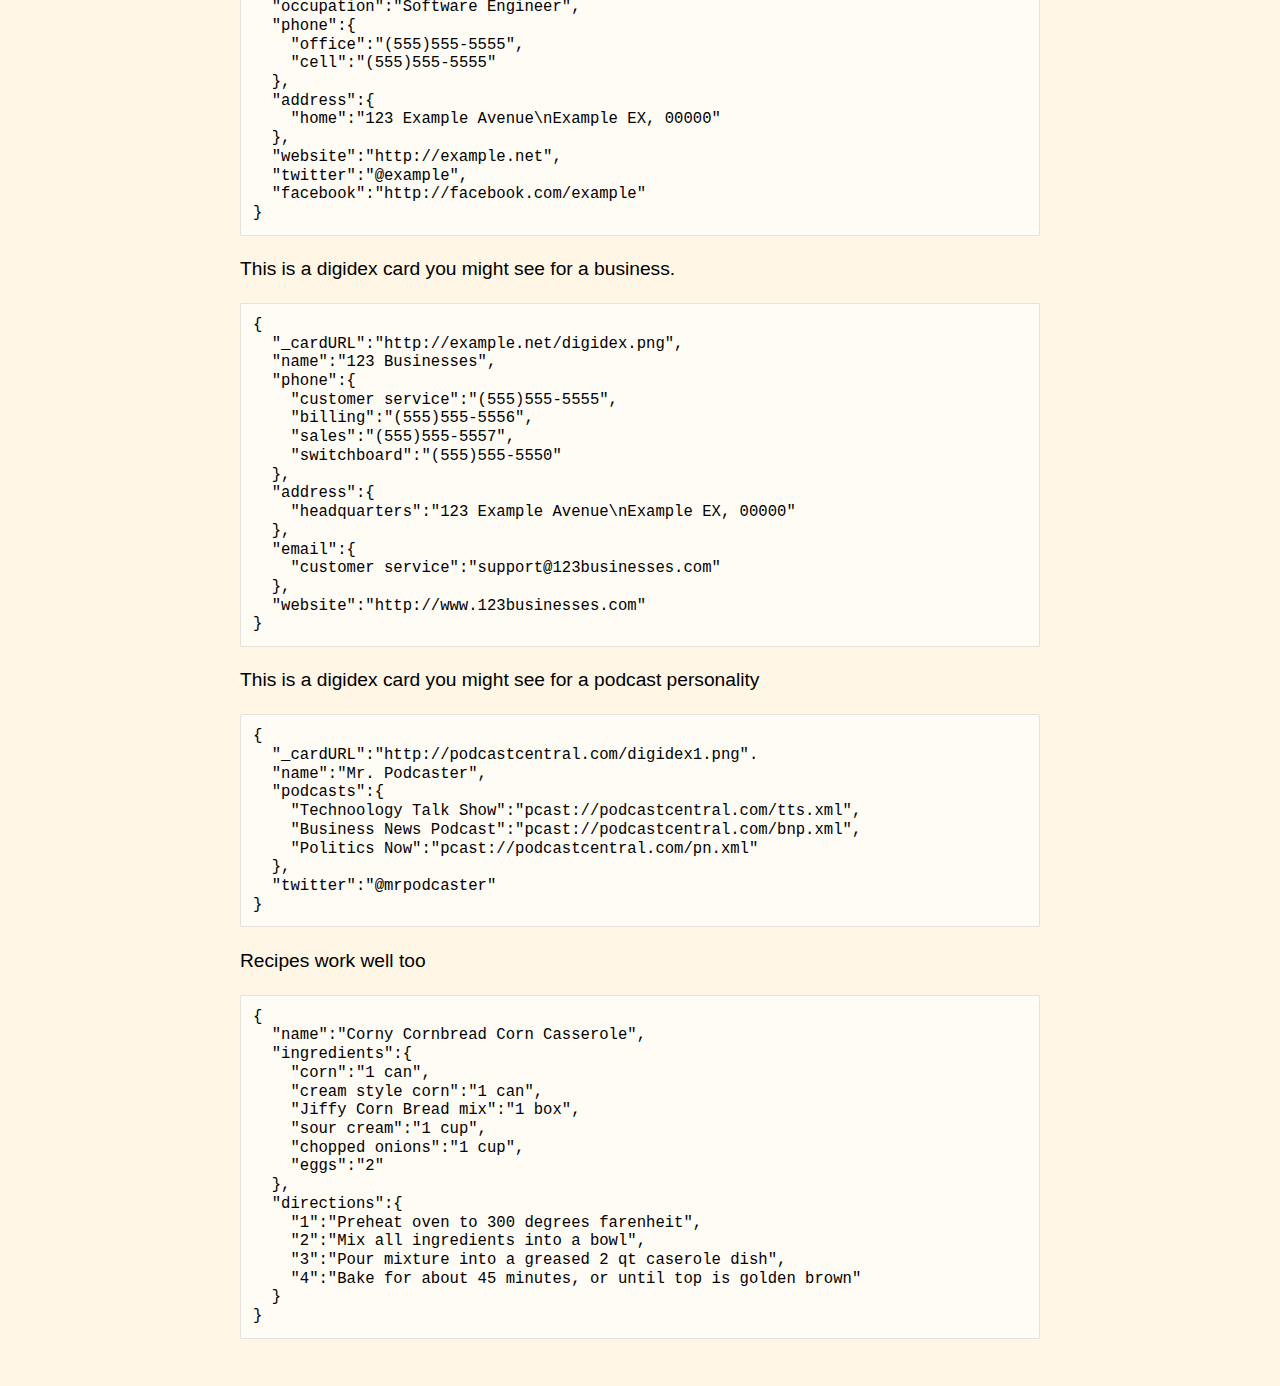
<file: develop/card-data.html>
<!doctype html>
<html>
<head>
	<title>Digidex.org | Develop</title>
	<meta name="viewport" content="width=device-width, initial-scale=1">
	<link rel="stylesheet" type="text/css" href="../stylesheet.css">
	<meta name="digidex" content="digidex:http://digidex.org/digidex.json">
</head>

<body>
	<header>
		<h1><a href="/">DIGIDEX</a></h1>
		<h2>Decentralized Digital Business Cards</h2>

		<nav>
			<ul>
				<a href="/philosophy.html"><li>Philosophy</li></a>
				<a href="/develop/"><li>Develop</li></a>
				<a href="/about.html"><li>Example</li></a>
			</ul>
		</nav>
	</header>

	<nav></nav>

	<div class="main-content">
	<article>

		<h1>Anantomy of a Digidex Card</h1>

		<p>A digidex card is simply a JSON object that describes a person, business, product, event, or something else. It is not limited by pre-defined fields, although there are some conventions that you should follow to ensure compatibility across apps.</p>

		<h2>Conventions</h2>
		<ul>
			<li>Your digidex cards should have a "name" attribute. This is commonly understood to be the title of your card.</li>
			<li>Your digidex card should have a "_cardURL" attribute which links to the image of the card graphic.</li>
			<li>Any attributes that start with an underscore are intended for internal use by a digidex client (such as a mobile app), and are not automatically visisble (however, some clients may choose to implement a "show all" option that will display these hidden fields).</li>
			<li>Any attributes that do not start with an underscore are considered "visible", and will be displayed to the user by default.</li>
			<li>Attributes may contain a nested collection (such as an array or object), but nesting more than one level deep may result in unexpected behavior and should be avoided.</li>
		</ul>

		<h3>Name</h3>

		<p>The name attribute should naturally be the name of the person, business, product, event, etc that you're describing. You should consider your audience when you select this attribute. For instance, a dentist might choose "Dr. Smith DDS" for their digidex card name instead of their actual first and last name.</p>

		<h3>_cardURL</h3>

		<p>This is the full web url where the card image can be retrieved.</p>

		<h3>_shareURL</h3>

		<p>This is the URL that will be used to share your digidex card. This URL should be a page containing a deep-link

		<h2>Examples</h2>

		<p>Below is a simple example that you might use for yourself.</p>
<pre><code>{
	"_cardURL":"http://example.net/digidex.png",
	"name":"John Appleseed",
	"company":"123 Businesses",
	"occupation":"Software Engineer",
	"phone":{
		"office":"(555)555-5555",
		"cell":"(555)555-5555"
	},
	"address":{
		"home":"123 Example Avenue\nExample EX, 00000"
	},
	"website":"http://example.net",
	"twitter":"@example",
	"facebook":"http://facebook.com/example"
}</code></pre>


<p>This is a digidex card you might see for a business.</p>
<pre><code>{
	"_cardURL":"http://example.net/digidex.png",
	"name":"123 Businesses",
	"phone":{
		"customer service":"(555)555-5555",
		"billing":"(555)555-5556",
		"sales":"(555)555-5557",
		"switchboard":"(555)555-5550"
	},
	"address":{
		"headquarters":"123 Example Avenue\nExample EX, 00000"
	},
	"email":{
		"customer service":"support@123businesses.com"
	},
	"website":"http://www.123businesses.com"
}</code></pre>


<p>This is a digidex card you might see for a podcast personality</p>
<pre><code>{
	"_cardURL":"http://podcastcentral.com/digidex1.png".
	"name":"Mr. Podcaster",
	"podcasts":{
		"Technoology Talk Show":"pcast://podcastcentral.com/tts.xml",
		"Business News Podcast":"pcast://podcastcentral.com/bnp.xml",
		"Politics Now":"pcast://podcastcentral.com/pn.xml"
	},
	"twitter":"@mrpodcaster"
}</code></pre>

		<p>Recipes work well too</p>
<pre><code>{
	"name":"Corny Cornbread Corn Casserole",
	"ingredients":{
		"corn":"1 can",
		"cream style corn":"1 can",
		"Jiffy Corn Bread mix":"1 box",
		"sour cream":"1 cup",
		"chopped onions":"1 cup",
		"eggs":"2"
	},
	"directions":{
		"1":"Preheat oven to 300 degrees farenheit",
		"2":"Mix all ingredients into a bowl",
		"3":"Pour mixture into a greased 2 qt caserole dish",
		"4":"Bake for about 45 minutes, or until top is golden brown"
	}
}</code></pre>



	</article>
	</div>
</body>
</html>
</file>
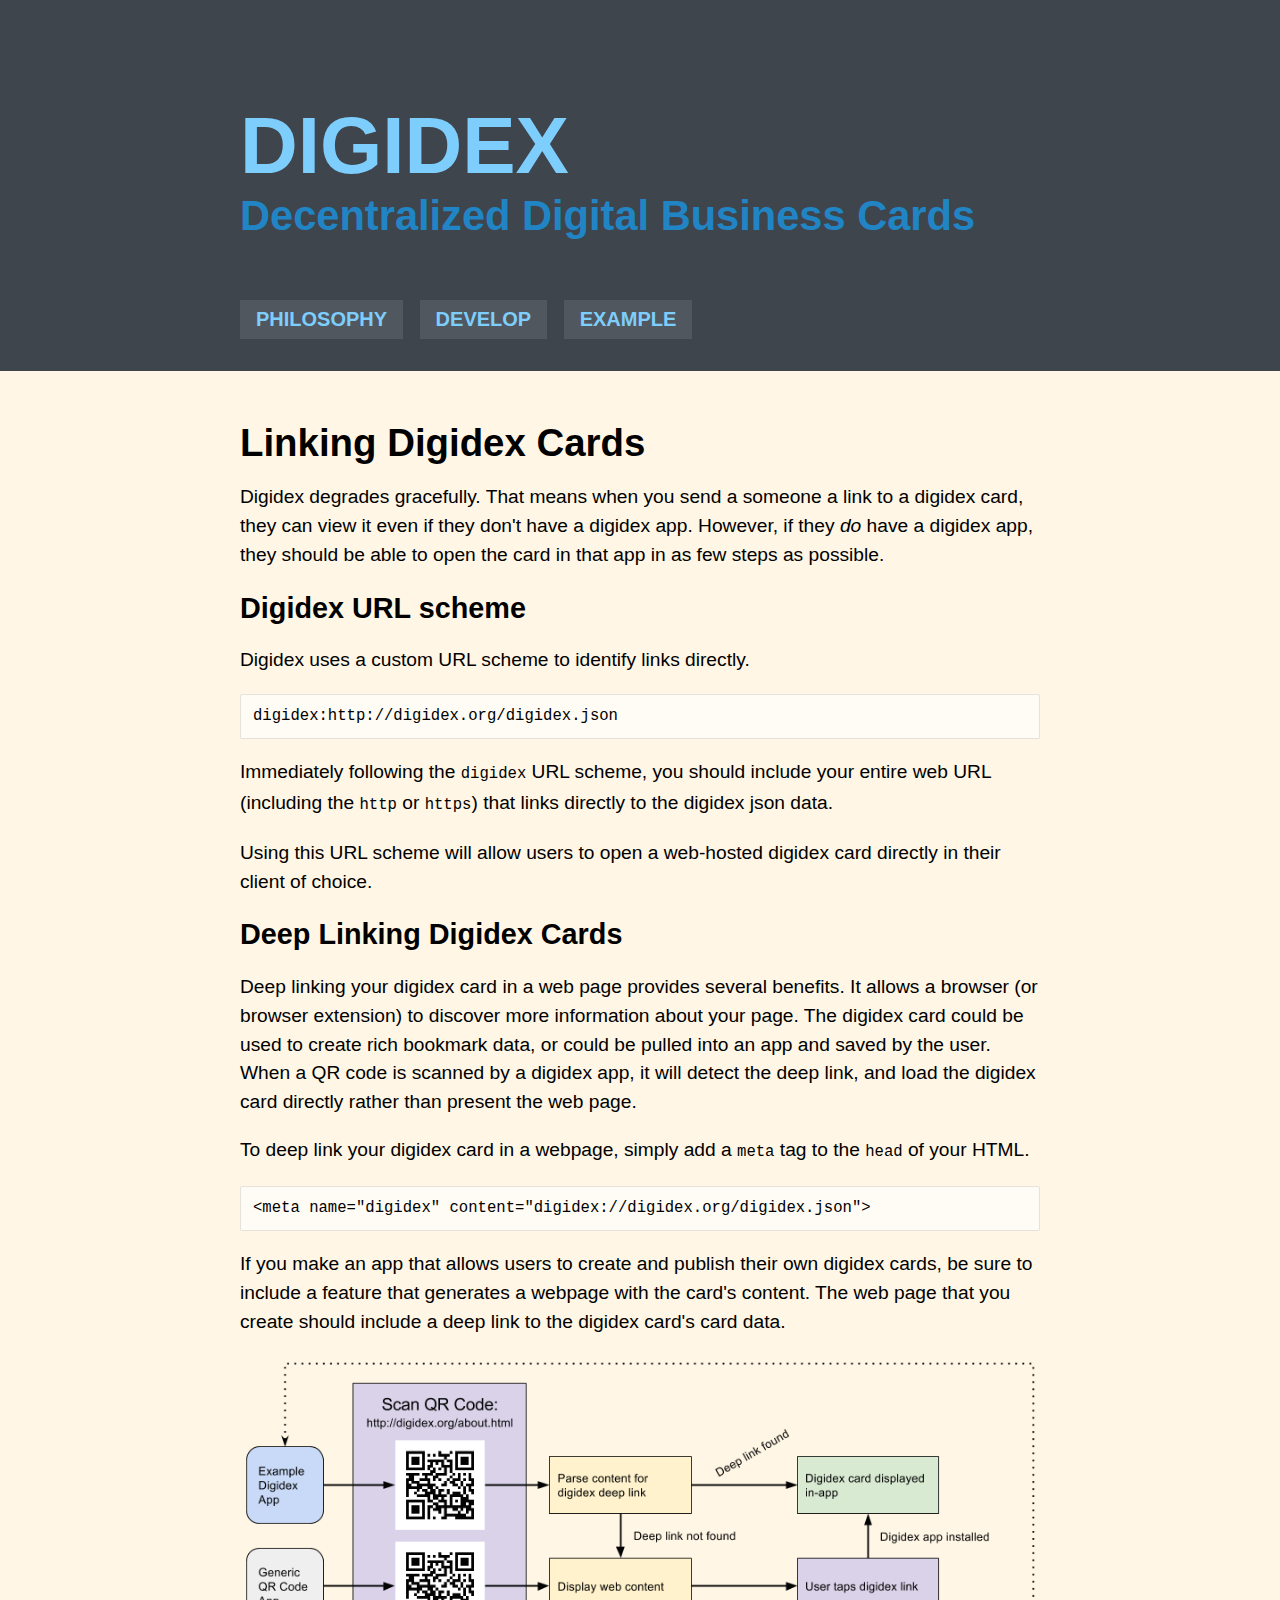
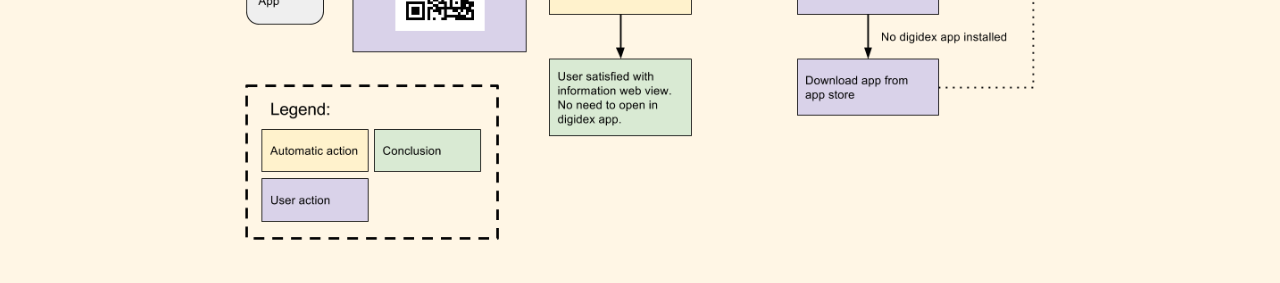
<file: develop/deep-linking.html>
<!doctype html>
<html>
<head>
	<title>Digidex.org | Develop</title>
	<meta name="viewport" content="width=device-width, initial-scale=1">
	<link rel="stylesheet" type="text/css" href="../stylesheet.css">
	<meta name="digidex" content="digidex:http://digidex.org/digidex.json">
</head>

<body>
	<header>
		<h1><a href="/">DIGIDEX</a></h1>
		<h2>Decentralized Digital Business Cards</h2>

		<nav>
			<ul>
				<a href="/philosophy.html"><li>Philosophy</li></a>
				<a href="/develop/"><li>Develop</li></a>
				<a href="/about.html"><li>Example</li></a>
			</ul>
		</nav>
	</header>

	<nav></nav>

	<div class="main-content">
	<article>

		<h1>Linking Digidex Cards</h1>

		<p>Digidex degrades gracefully. That means when you send a someone a link to a digidex card, they can view it even if they don't have a digidex app. However, if they <em>do</em> have a digidex app, they should be able to open the card in that app in as few steps as possible.</p>



		<h2>Digidex URL scheme</h2>

		<p>Digidex uses a custom URL scheme to identify links directly.</p>

		<pre><code>digidex:http://digidex.org/digidex.json</code></pre>

		<p>Immediately following the <code>digidex</code> URL scheme, you should include your entire web URL (including the <code>http</code> or <code>https</code>) that links directly to the digidex json data.</p>

		<p>Using this URL scheme will allow users to open a web-hosted digidex card directly in their client of choice.</p>




		<h2>Deep Linking Digidex Cards</h2>

		<p>Deep linking your digidex card in a web page provides several benefits. It allows a browser (or browser extension) to discover more information about your page. The digidex card could be used to create rich bookmark data, or could be pulled into an app and saved by the user. When a QR code is scanned by a digidex app, it will detect the deep link, and load the digidex card directly rather than present the web page.</p>

		<p>To deep link your digidex card in a webpage, simply add a <code>meta</code> tag to the <code>head</code> of your HTML.</p>

		<pre><code>&lt;meta name="digidex" content="digidex://digidex.org/digidex.json"&gt;</code></pre>

		<p>If you make an app that allows users to create and publish their own digidex cards, be sure to include a feature that generates a webpage with the card's content. The web page that you create should include a deep link to the digidex card's card data.</p>

		<a href="img/DigidexFlowchart.png"><img src="img/DigidexFlowchart.png"></a>


	</article>
	</div>
</body>
</html>
</file>
<file: stylesheet.css>
/*

Color scheme from Adobe Kuler
https://color.adobe.com/Salmon-on-Ice-color-theme-2291686
Created by idealic

Dark Blue/Gray 	- HSB(210,  18,  30) #3E454C
Medium Blue		- HSB(203,  83,  77) #2185C5
Light Blue		- HSB(202,  50,  99) #7ECEFD
White 			- HSB( 39,  10, 100) #FFF6E5
Salmon			- HSB( 10,  60, 100) #FF7F66
*/

html, body {
	background-color: #3E454C;
	font-family: sans-serif;
	margin: 0;
	padding: 0;
}

img {
	max-width: 100%;
}

header, article, footer {
	margin-left: auto;
	margin-right: auto;
	max-width: 800px;
	padding: 0 14px;
}

header {
	font-weight: bold;
	margin: 40px auto 10px;
}

header h1 {
	font-size: 3em;
	margin: 0;

	color: #7ECEFD;
}

header h1 a {
	text-decoration: none;
	color: #7ECEFD;
}

header h2 {
	font-size: 1.1em;
	margin: 0;
	margin-bottom: 20px;

	color: #2185C5;
}

header nav ul {
	padding: 0;
	margin: 0;
}

header nav li {
	list-style: none;
	padding: 8px 16px;
	font-size: 12pt;
	background-color: rgba(255, 255, 255, 0.1);
}

header nav a {
	color: #7ECEFD;
	text-transform: uppercase;
	text-decoration: none;
	display: inline-block;
	margin-right: 12px;
	margin-bottom: 12px;
}

header nav a:hover li {
	background-color: rgba(255, 255, 255, 0.2);
}

header nav a:active li {
	background-color: rgba(255, 255, 255, 0.3);
}


div.main-content {
	background-color: #FFF6E5;
	padding: 2em 0;
}

article {
	font-size: 1.0em;
	line-height: 1.5em;
}

pre > code {
	line-height: 1.2em;
	tab-size: 2;

    padding: 12px;
    background-color: rgba(255, 255, 255, 0.6);
    display: block;
    border-radius: 2px;
    border: solid 1px rgba(0, 0, 0, 0.1);
    overflow-x: auto;
}

article a {
	color: #FF7F66;

	text-decoration: none;
}

article a:hover {
	text-decoration: underline;
}

article > img,
article > a > img {
	width: 100%;
}

footer {
	color: #7ECEFD;
}

@media only screen and (min-width: 600px) {

	header {
		margin: 100px auto 20px;
	}

	header h1 {
		font-size: 5em;
	}

	header h2 {
		font-size: 2.6em;
		margin-bottom: 60px;
	}

	header nav li {
		font-size: 15pt;
	}


	article {
		font-size: 1.2em;
	}

	code pre {
		font-size: 1em;
	}
}
</file>
